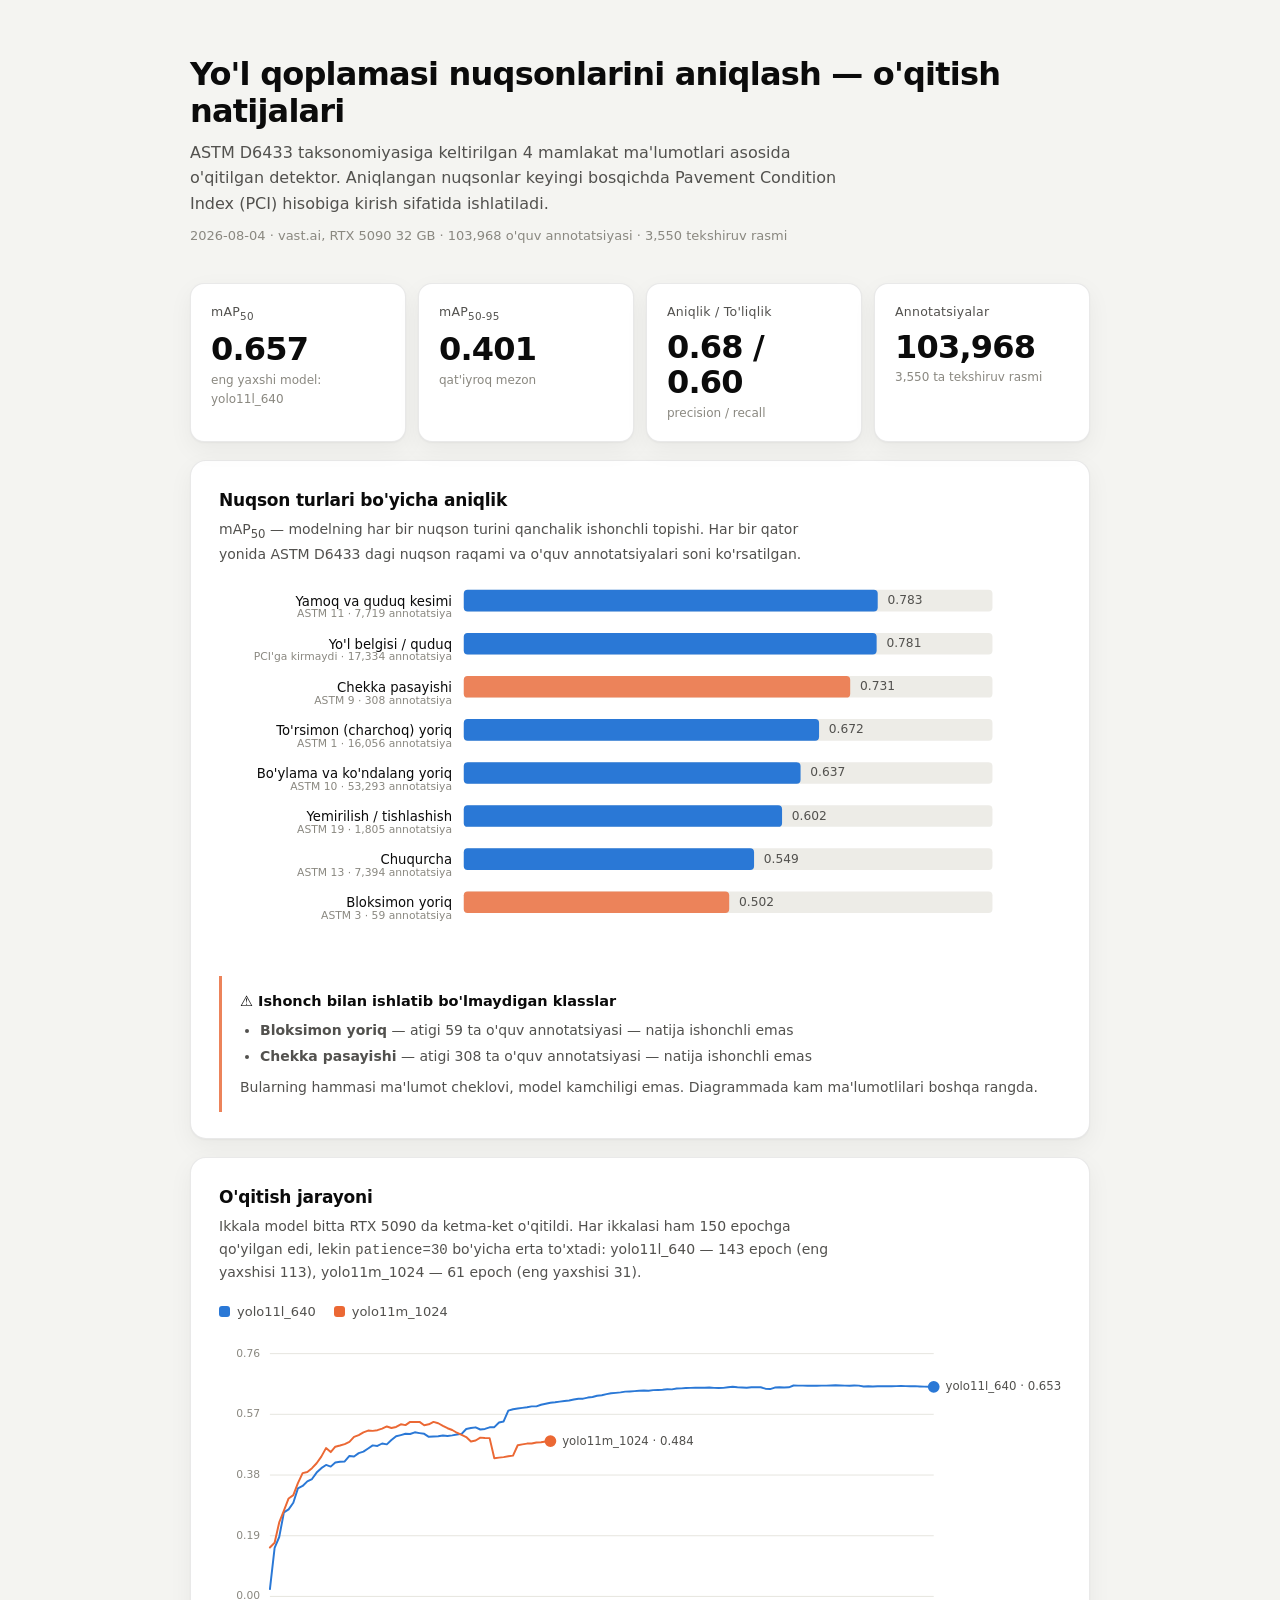
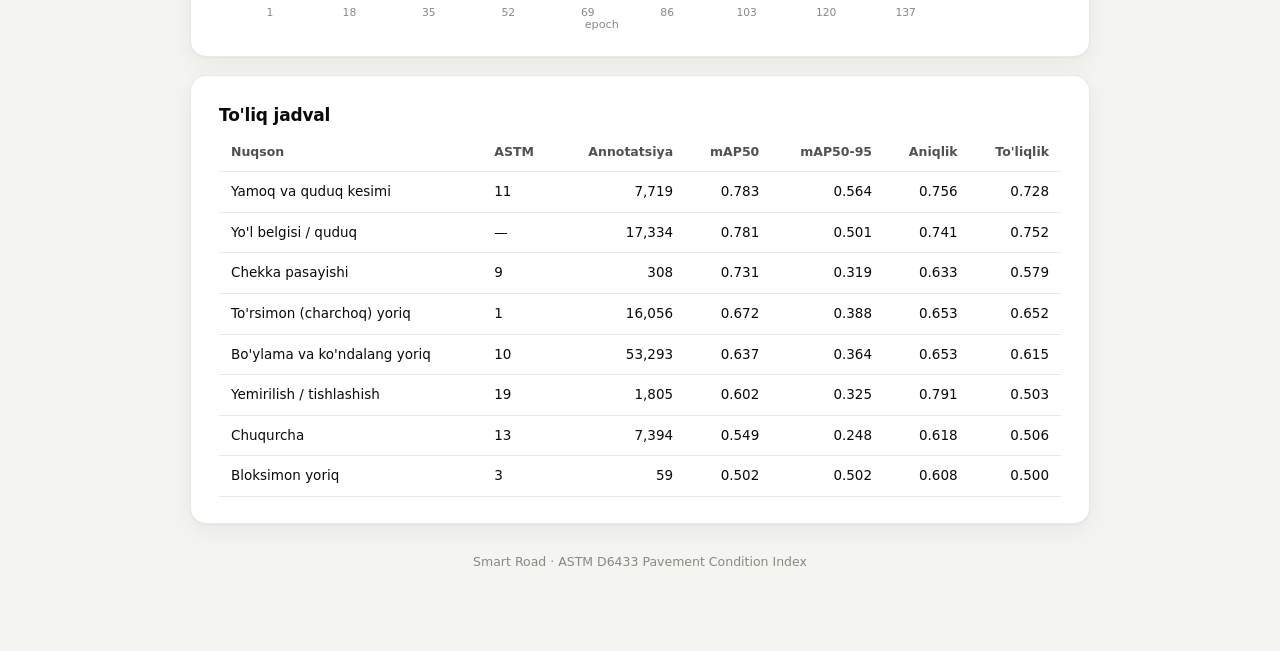
<file: reports/index.html>
<!doctype html>
<html lang="uz">
<head>
<meta charset="utf-8">
<meta name="viewport" content="width=device-width,initial-scale=1">
<title>Smart Road - o'qitish natijalari</title>
</head>
<body>
<style>
/* Declared on :root, not on .viz-root. body sits *above* .viz-root, and custom
   properties only inherit downwards -- scoping them to the wrapper left
   body{color:var(--text-primary)} resolving to nothing, so every heading that
   inherited from body came out near-black on the dark surface. */
:root{color-scheme:light;--surface-1:#ffffff;--plane:#f4f4f1;--text-primary:#0b0b0b;
--text-secondary:#52514e;--muted:#8a8880;--grid:#e6e5df;--baseline:#c3c2b7;
--border:rgba(11,11,11,.09);--s0:#2a78d6;--s1:#eb6834;--track:#edece7;--warn:#ec835a;
--shadow:0 1px 2px rgba(11,11,11,.04),0 8px 24px rgba(11,11,11,.05)}
@media (prefers-color-scheme:dark){:root:not([data-theme=light]){
color-scheme:dark;--surface-1:#1a1a19;--plane:#0d0d0d;--text-primary:#f7f7f4;
--text-secondary:#c3c2b7;--muted:#8a8880;--grid:#2c2c2a;--baseline:#383835;
--border:rgba(255,255,255,.10);--s0:#3987e5;--s1:#d95926;--track:#262625;--warn:#ec835a;
--shadow:none}}
:root[data-theme=dark]{color-scheme:dark;--surface-1:#1a1a19;--plane:#0d0d0d;
--text-primary:#f7f7f4;--text-secondary:#c3c2b7;--muted:#8a8880;--grid:#2c2c2a;
--baseline:#383835;--border:rgba(255,255,255,.10);--s0:#3987e5;--s1:#d95926;
--track:#262625;--warn:#ec835a;--shadow:none}
*{box-sizing:border-box}
body{margin:0;background:var(--plane);color:var(--text-primary);
-webkit-font-smoothing:antialiased;
font:15px/1.6 system-ui,-apple-system,"Segoe UI",sans-serif}
.viz-root{max-width:940px;margin:0 auto;padding:56px 20px 80px;color:var(--text-primary)}
header{margin-bottom:36px}
h1{font-size:32px;line-height:1.15;margin:0 0 10px;letter-spacing:-.025em;
color:var(--text-primary);font-weight:640}
.lede{color:var(--text-secondary);margin:0;font-size:16px;max-width:64ch}
.meta{color:var(--muted);font-size:13px;margin-top:10px}
section{background:var(--surface-1);border:1px solid var(--border);border-radius:16px;
padding:26px 28px;margin:18px 0;box-shadow:var(--shadow)}
h2{font-size:17px;margin:0 0 4px;letter-spacing:-.012em;color:var(--text-primary);
font-weight:620}
.note{color:var(--text-secondary);font-size:14px;margin:0 0 18px;max-width:70ch}
.tiles{display:grid;grid-template-columns:repeat(auto-fit,minmax(180px,1fr));gap:12px;margin:0}
.tile{background:var(--surface-1);border:1px solid var(--border);border-radius:14px;
padding:18px 20px;box-shadow:var(--shadow)}
.tile-label{color:var(--text-secondary);font-size:12.5px;letter-spacing:.02em}
.tile-value{font-size:32px;line-height:1.1;margin:8px 0 3px;letter-spacing:-.025em;
color:var(--text-primary);font-weight:600}
.tile-sub{color:var(--muted);font-size:12px}
.chart{width:100%;height:auto;display:block;overflow:visible}
.cat{fill:var(--text-primary);font-size:13.5px}
.sub{fill:var(--muted);font-size:11px}
.val{fill:var(--text-secondary);font-size:12.5px;font-variant-numeric:tabular-nums}
.track{fill:var(--track)}
.bar{fill:var(--s0)}
.bar.weak{fill:var(--warn)}
.row:hover .bar,.row:focus .bar{opacity:.82}
.row:focus{outline:none}
.row:focus .cat{text-decoration:underline}
.grid{stroke:var(--grid);stroke-width:1}
.tick{fill:var(--muted);font-size:11px;font-variant-numeric:tabular-nums}
.axis-title{fill:var(--muted);font-size:11.5px}
.line{stroke-width:2;stroke-linecap:round;stroke-linejoin:round}
.line.s0,.dot.s0{stroke:var(--s0)}.dot.s0{fill:var(--s0)}
.line.s1,.dot.s1{stroke:var(--s1)}.dot.s1{fill:var(--s1)}
.dot{stroke-width:2;stroke:var(--surface-1)}
.endlabel{font-size:12px;fill:var(--text-secondary)}
.legend{display:flex;gap:18px;flex-wrap:wrap;margin:0 0 14px;font-size:13px;
color:var(--text-secondary)}
.legend span{display:inline-flex;align-items:center;gap:7px}
.swatch{width:11px;height:11px;border-radius:3px;display:inline-block}
.wrap{overflow-x:auto}
table{border-collapse:collapse;width:100%;font-size:13.5px;min-width:620px}
th,td{text-align:left;padding:9px 12px;border-bottom:1px solid var(--border)}
th{color:var(--text-secondary);font-weight:600;font-size:12.5px}
td.n,th.n{text-align:right;font-variant-numeric:tabular-nums}
.callout{border-left:3px solid var(--warn);padding:14px 18px;background:var(--surface-1);
border-radius:0 10px 10px 0;margin:18px 0 0}
.callout h3{margin:0 0 6px;font-size:14.5px}
.callout p{margin:8px 0 0;color:var(--text-secondary);font-size:14px}
.callout ul{margin:0;padding-left:20px;color:var(--text-secondary);font-size:14px}
.callout li{margin:4px 0}
.empty{color:var(--muted)}
footer{color:var(--muted);font-size:12.5px;margin-top:28px;text-align:center}
</style>
<div class="viz-root">
<header>
  <h1>Yo'l qoplamasi nuqsonlarini aniqlash — o'qitish natijalari</h1>
  <p class="lede">ASTM D6433 taksonomiyasiga keltirilgan 4 mamlakat ma'lumotlari asosida
  o'qitilgan detektor. Aniqlangan nuqsonlar keyingi bosqichda Pavement Condition Index (PCI)
  hisobiga kirish sifatida ishlatiladi.</p>
  <p class="meta">2026-08-04 · vast.ai, RTX 5090 32 GB · 103,968 o'quv annotatsiyasi · 3,550 tekshiruv rasmi</p>
</header>

<div class="tiles"><div class="tile"><div class="tile-label">mAP<sub>50</sub></div><div class="tile-value">0.657</div><div class="tile-sub">eng yaxshi model: yolo11l_640</div></div><div class="tile"><div class="tile-label">mAP<sub>50-95</sub></div><div class="tile-value">0.401</div><div class="tile-sub">qat&#x27;iyroq mezon</div></div><div class="tile"><div class="tile-label">Aniqlik / To'liqlik</div><div class="tile-value">0.68 / 0.60</div><div class="tile-sub">precision / recall</div></div><div class="tile"><div class="tile-label">Annotatsiyalar</div><div class="tile-value">103,968</div><div class="tile-sub">3,550 ta tekshiruv rasmi</div></div></div>

<section>
  <h2>Nuqson turlari bo'yicha aniqlik</h2>
  <p class="note">mAP<sub>50</sub> — modelning har bir nuqson turini qanchalik ishonchli
  topishi. Har bir qator yonida ASTM D6433 dagi nuqson raqami va o'quv annotatsiyalari soni
  ko'rsatilgan.</p>
  <svg viewBox="0 0 860 382" role="img" aria-label="Har bir nuqson turi uchun mAP50" class="chart"><g class="row" tabindex="0"><title>Yamoq va quduq kesimi — mAP50 0.783, mAP50-95 0.564, aniqlik 0.756, to'liqlik 0.728; 7719 ta o'quv annotatsiyasi</title><text x="238" y="18.0" class="cat" text-anchor="end" dominant-baseline="middle">Yamoq va quduq kesimi</text><text x="238" y="31.0" class="sub" text-anchor="end" dominant-baseline="middle">ASTM 11 · 7,719 annotatsiya</text><rect x="250" y="6" width="540" height="22" class="track" rx="4"/><rect x="250" y="6" width="422.8" height="22" class="bar" rx="4"/><text x="682.8" y="17.0" class="val" dominant-baseline="middle">0.783</text></g><g class="row" tabindex="0"><title>Yo&#x27;l belgisi / quduq — mAP50 0.781, mAP50-95 0.501, aniqlik 0.741, to'liqlik 0.752; 17334 ta o'quv annotatsiyasi</title><text x="238" y="62.0" class="cat" text-anchor="end" dominant-baseline="middle">Yo&#x27;l belgisi / quduq</text><text x="238" y="75.0" class="sub" text-anchor="end" dominant-baseline="middle">PCI&#x27;ga kirmaydi · 17,334 annotatsiya</text><rect x="250" y="50" width="540" height="22" class="track" rx="4"/><rect x="250" y="50" width="421.7" height="22" class="bar" rx="4"/><text x="681.7" y="61.0" class="val" dominant-baseline="middle">0.781</text></g><g class="row" tabindex="0"><title>Chekka pasayishi — mAP50 0.731, mAP50-95 0.319, aniqlik 0.633, to'liqlik 0.579; 308 ta o'quv annotatsiyasi</title><text x="238" y="106.0" class="cat" text-anchor="end" dominant-baseline="middle">Chekka pasayishi</text><text x="238" y="119.0" class="sub" text-anchor="end" dominant-baseline="middle">ASTM 9 · 308 annotatsiya</text><rect x="250" y="94" width="540" height="22" class="track" rx="4"/><rect x="250" y="94" width="394.7" height="22" class="bar weak" rx="4"/><text x="654.7" y="105.0" class="val" dominant-baseline="middle">0.731</text></g><g class="row" tabindex="0"><title>To&#x27;rsimon (charchoq) yoriq — mAP50 0.672, mAP50-95 0.388, aniqlik 0.653, to'liqlik 0.652; 16056 ta o'quv annotatsiyasi</title><text x="238" y="150.0" class="cat" text-anchor="end" dominant-baseline="middle">To&#x27;rsimon (charchoq) yoriq</text><text x="238" y="163.0" class="sub" text-anchor="end" dominant-baseline="middle">ASTM 1 · 16,056 annotatsiya</text><rect x="250" y="138" width="540" height="22" class="track" rx="4"/><rect x="250" y="138" width="362.9" height="22" class="bar" rx="4"/><text x="622.9" y="149.0" class="val" dominant-baseline="middle">0.672</text></g><g class="row" tabindex="0"><title>Bo&#x27;ylama va ko&#x27;ndalang yoriq — mAP50 0.637, mAP50-95 0.364, aniqlik 0.653, to'liqlik 0.615; 53293 ta o'quv annotatsiyasi</title><text x="238" y="194.0" class="cat" text-anchor="end" dominant-baseline="middle">Bo&#x27;ylama va ko&#x27;ndalang yoriq</text><text x="238" y="207.0" class="sub" text-anchor="end" dominant-baseline="middle">ASTM 10 · 53,293 annotatsiya</text><rect x="250" y="182" width="540" height="22" class="track" rx="4"/><rect x="250" y="182" width="344.0" height="22" class="bar" rx="4"/><text x="604.0" y="193.0" class="val" dominant-baseline="middle">0.637</text></g><g class="row" tabindex="0"><title>Yemirilish / tishlashish — mAP50 0.602, mAP50-95 0.325, aniqlik 0.791, to'liqlik 0.503; 1805 ta o'quv annotatsiyasi</title><text x="238" y="238.0" class="cat" text-anchor="end" dominant-baseline="middle">Yemirilish / tishlashish</text><text x="238" y="251.0" class="sub" text-anchor="end" dominant-baseline="middle">ASTM 19 · 1,805 annotatsiya</text><rect x="250" y="226" width="540" height="22" class="track" rx="4"/><rect x="250" y="226" width="325.1" height="22" class="bar" rx="4"/><text x="585.1" y="237.0" class="val" dominant-baseline="middle">0.602</text></g><g class="row" tabindex="0"><title>Chuqurcha — mAP50 0.549, mAP50-95 0.248, aniqlik 0.618, to'liqlik 0.506; 7394 ta o'quv annotatsiyasi</title><text x="238" y="282.0" class="cat" text-anchor="end" dominant-baseline="middle">Chuqurcha</text><text x="238" y="295.0" class="sub" text-anchor="end" dominant-baseline="middle">ASTM 13 · 7,394 annotatsiya</text><rect x="250" y="270" width="540" height="22" class="track" rx="4"/><rect x="250" y="270" width="296.5" height="22" class="bar" rx="4"/><text x="556.5" y="281.0" class="val" dominant-baseline="middle">0.549</text></g><g class="row" tabindex="0"><title>Bloksimon yoriq — mAP50 0.502, mAP50-95 0.502, aniqlik 0.608, to'liqlik 0.500; 59 ta o'quv annotatsiyasi</title><text x="238" y="326.0" class="cat" text-anchor="end" dominant-baseline="middle">Bloksimon yoriq</text><text x="238" y="339.0" class="sub" text-anchor="end" dominant-baseline="middle">ASTM 3 · 59 annotatsiya</text><rect x="250" y="314" width="540" height="22" class="track" rx="4"/><rect x="250" y="314" width="271.1" height="22" class="bar weak" rx="4"/><text x="531.1" y="325.0" class="val" dominant-baseline="middle">0.502</text></g></svg>
  <div class="callout"><h3>⚠ Ishonch bilan ishlatib bo'lmaydigan klasslar</h3><ul><li><b>Bloksimon yoriq</b> — atigi 59 ta o&#x27;quv annotatsiyasi — natija ishonchli emas</li><li><b>Chekka pasayishi</b> — atigi 308 ta o&#x27;quv annotatsiyasi — natija ishonchli emas</li></ul><p>Bularning hammasi ma'lumot cheklovi, model kamchiligi emas. Diagrammada kam ma'lumotlilari boshqa rangda.</p></div>
</section>

<section>
  <h2>O'qitish jarayoni</h2>
  <p class="note">Ikkala model bitta RTX 5090 da ketma-ket o'qitildi. Har ikkalasi ham
  150 epochga qo'yilgan edi, lekin <code>patience=30</code> bo'yicha erta to'xtadi:
  yolo11l_640 — 143 epoch (eng yaxshisi 113), yolo11m_1024 — 61 epoch (eng yaxshisi 31).</p>
  <div class="legend"><span><i class="swatch" style="background:var(--s0)"></i>yolo11l_640</span><span><i class="swatch" style="background:var(--s1)"></i>yolo11m_1024</span></div>
  <svg viewBox="0 0 860 300" role="img" aria-label="mAP50 epoch bo&#x27;yicha" class="chart"><line x1="52" x2="730" y1="266.0" y2="266.0" class="grid"/><text x="42" y="266.0" class="tick" text-anchor="end" dominant-baseline="middle">0.00</text><line x1="52" x2="730" y1="204.0" y2="204.0" class="grid"/><text x="42" y="204.0" class="tick" text-anchor="end" dominant-baseline="middle">0.19</text><line x1="52" x2="730" y1="142.0" y2="142.0" class="grid"/><text x="42" y="142.0" class="tick" text-anchor="end" dominant-baseline="middle">0.38</text><line x1="52" x2="730" y1="80.0" y2="80.0" class="grid"/><text x="42" y="80.0" class="tick" text-anchor="end" dominant-baseline="middle">0.57</text><line x1="52" x2="730" y1="18.0" y2="18.0" class="grid"/><text x="42" y="18.0" class="tick" text-anchor="end" dominant-baseline="middle">0.76</text><text x="52.0" y="286" class="tick" text-anchor="middle">1</text><text x="133.2" y="286" class="tick" text-anchor="middle">18</text><text x="214.3" y="286" class="tick" text-anchor="middle">35</text><text x="295.5" y="286" class="tick" text-anchor="middle">52</text><text x="376.7" y="286" class="tick" text-anchor="middle">69</text><text x="457.8" y="286" class="tick" text-anchor="middle">86</text><text x="539.0" y="286" class="tick" text-anchor="middle">103</text><text x="620.2" y="286" class="tick" text-anchor="middle">120</text><text x="701.4" y="286" class="tick" text-anchor="middle">137</text><text x="391.0" y="298" class="axis-title" text-anchor="middle">epoch</text><polyline points="52.0,258.5 56.8,216.3 61.5,205.3 66.3,180.2 71.1,177.1 75.9,170.3 80.6,155.6 85.4,153.2 90.2,148.5 95.0,146.1 99.7,139.5 104.5,135.0 109.3,131.7 114.1,133.4 118.8,129.2 123.6,128.5 128.4,128.1 133.2,122.5 137.9,123.0 142.7,119.6 147.5,118.1 152.3,114.9 157.0,111.7 161.8,112.3 166.6,109.8 171.4,110.7 176.1,106.3 180.9,102.4 185.7,101.2 190.5,99.9 195.2,100.1 200.0,98.4 204.8,99.2 209.6,99.9 214.3,103.0 219.1,102.7 223.9,102.3 228.7,101.7 233.4,102.1 238.2,101.5 243.0,100.6 247.8,99.9 252.5,95.0 257.3,94.0 262.1,93.3 266.9,95.5 271.6,94.9 276.4,93.3 281.2,93.1 286.0,88.3 290.7,87.3 295.5,76.2 300.3,74.8 305.1,74.1 309.8,73.4 314.6,72.8 319.4,71.9 324.2,71.9 328.9,70.2 333.7,69.2 338.5,68.1 343.3,67.6 348.0,67.0 352.8,66.4 357.6,65.8 362.4,64.8 367.1,64.0 371.9,64.0 376.7,62.9 381.5,62.3 386.2,61.1 391.0,60.5 395.8,59.4 400.5,58.5 405.3,58.1 410.1,57.6 414.9,56.8 419.6,56.6 424.4,56.3 429.2,55.9 434.0,55.7 438.7,55.9 443.5,55.3 448.3,55.1 453.1,54.8 457.8,54.4 462.6,54.5 467.4,53.7 472.2,53.5 476.9,53.2 481.7,53.0 486.5,52.9 491.3,52.9 496.0,52.9 500.8,52.6 505.6,53.0 510.4,53.2 515.1,53.0 519.9,52.4 524.7,51.9 529.5,52.3 534.2,52.5 539.0,52.8 543.8,52.3 548.6,52.4 553.3,52.4 558.1,53.8 562.9,54.2 567.7,52.7 572.4,52.3 577.2,52.6 582.0,52.4 586.8,50.6 591.5,50.7 596.3,50.7 601.1,50.8 605.9,50.9 610.6,50.9 615.4,50.7 620.2,50.7 625.0,50.5 629.7,50.3 634.5,50.5 639.3,50.7 644.1,50.8 648.8,50.6 653.6,50.7 658.4,51.5 663.2,51.3 667.9,51.5 672.7,51.4 677.5,51.3 682.3,51.2 687.0,51.3 691.8,51.2 696.6,51.1 701.4,51.2 706.1,51.3 710.9,51.2 715.7,51.5 720.5,51.7 725.2,51.8 730.0,51.9" class="line s0" fill="none"/><circle cx="730.0" cy="51.9" r="5" class="dot s0"/><text x="742.0" y="51.9" class="endlabel s0" dominant-baseline="middle">yolo11l_640 · 0.653</text><polyline points="52.0,216.0 56.8,211.2 61.5,190.4 66.3,178.4 71.1,165.9 75.9,162.5 80.6,150.2 85.4,140.1 90.2,138.9 95.0,135.0 99.7,130.0 104.5,123.2 109.3,114.5 114.1,118.6 118.8,113.1 123.6,111.9 128.4,110.4 133.2,108.1 137.9,103.1 142.7,101.2 147.5,98.4 152.3,96.6 157.0,96.9 161.8,96.2 166.6,94.6 171.4,92.4 176.1,94.0 180.9,92.9 185.7,90.2 190.5,91.0 195.2,87.7 200.0,87.8 204.8,87.7 209.6,91.1 214.3,90.2 219.1,87.7 223.9,89.1 228.7,91.8 233.4,94.2 238.2,96.0 243.0,98.8 247.8,101.0 252.5,103.2 257.3,107.7 262.1,106.7 266.9,103.8 271.6,104.2 276.4,104.3 281.2,124.8 286.0,124.2 290.7,123.7 295.5,122.9 300.3,122.2 305.1,111.6 309.8,110.7 314.6,109.9 319.4,109.8 324.2,108.8 328.9,108.5 333.7,107.8 338.5,107.3" class="line s1" fill="none"/><circle cx="338.5" cy="107.3" r="5" class="dot s1"/><text x="350.5" y="107.3" class="endlabel s1" dominant-baseline="middle">yolo11m_1024 · 0.484</text></svg>
</section>

<section>
  <h2>To'liq jadval</h2>
  <div class="wrap"><table><tr><th>Nuqson</th><th>ASTM</th><th class='n'>Annotatsiya</th><th class='n'>mAP50</th><th class='n'>mAP50-95</th><th class='n'>Aniqlik</th><th class='n'>To'liqlik</th></tr><tr><td>Yamoq va quduq kesimi</td><td>11</td><td class='n'>7,719</td><td class='n'>0.783</td><td class='n'>0.564</td><td class='n'>0.756</td><td class='n'>0.728</td></tr><tr><td>Yo&#x27;l belgisi / quduq</td><td>—</td><td class='n'>17,334</td><td class='n'>0.781</td><td class='n'>0.501</td><td class='n'>0.741</td><td class='n'>0.752</td></tr><tr><td>Chekka pasayishi</td><td>9</td><td class='n'>308</td><td class='n'>0.731</td><td class='n'>0.319</td><td class='n'>0.633</td><td class='n'>0.579</td></tr><tr><td>To&#x27;rsimon (charchoq) yoriq</td><td>1</td><td class='n'>16,056</td><td class='n'>0.672</td><td class='n'>0.388</td><td class='n'>0.653</td><td class='n'>0.652</td></tr><tr><td>Bo&#x27;ylama va ko&#x27;ndalang yoriq</td><td>10</td><td class='n'>53,293</td><td class='n'>0.637</td><td class='n'>0.364</td><td class='n'>0.653</td><td class='n'>0.615</td></tr><tr><td>Yemirilish / tishlashish</td><td>19</td><td class='n'>1,805</td><td class='n'>0.602</td><td class='n'>0.325</td><td class='n'>0.791</td><td class='n'>0.503</td></tr><tr><td>Chuqurcha</td><td>13</td><td class='n'>7,394</td><td class='n'>0.549</td><td class='n'>0.248</td><td class='n'>0.618</td><td class='n'>0.506</td></tr><tr><td>Bloksimon yoriq</td><td>3</td><td class='n'>59</td><td class='n'>0.502</td><td class='n'>0.502</td><td class='n'>0.608</td><td class='n'>0.500</td></tr></table></div>
</section>

<footer>Smart Road · ASTM D6433 Pavement Condition Index</footer>
</div>
</body>
</html>
</file>
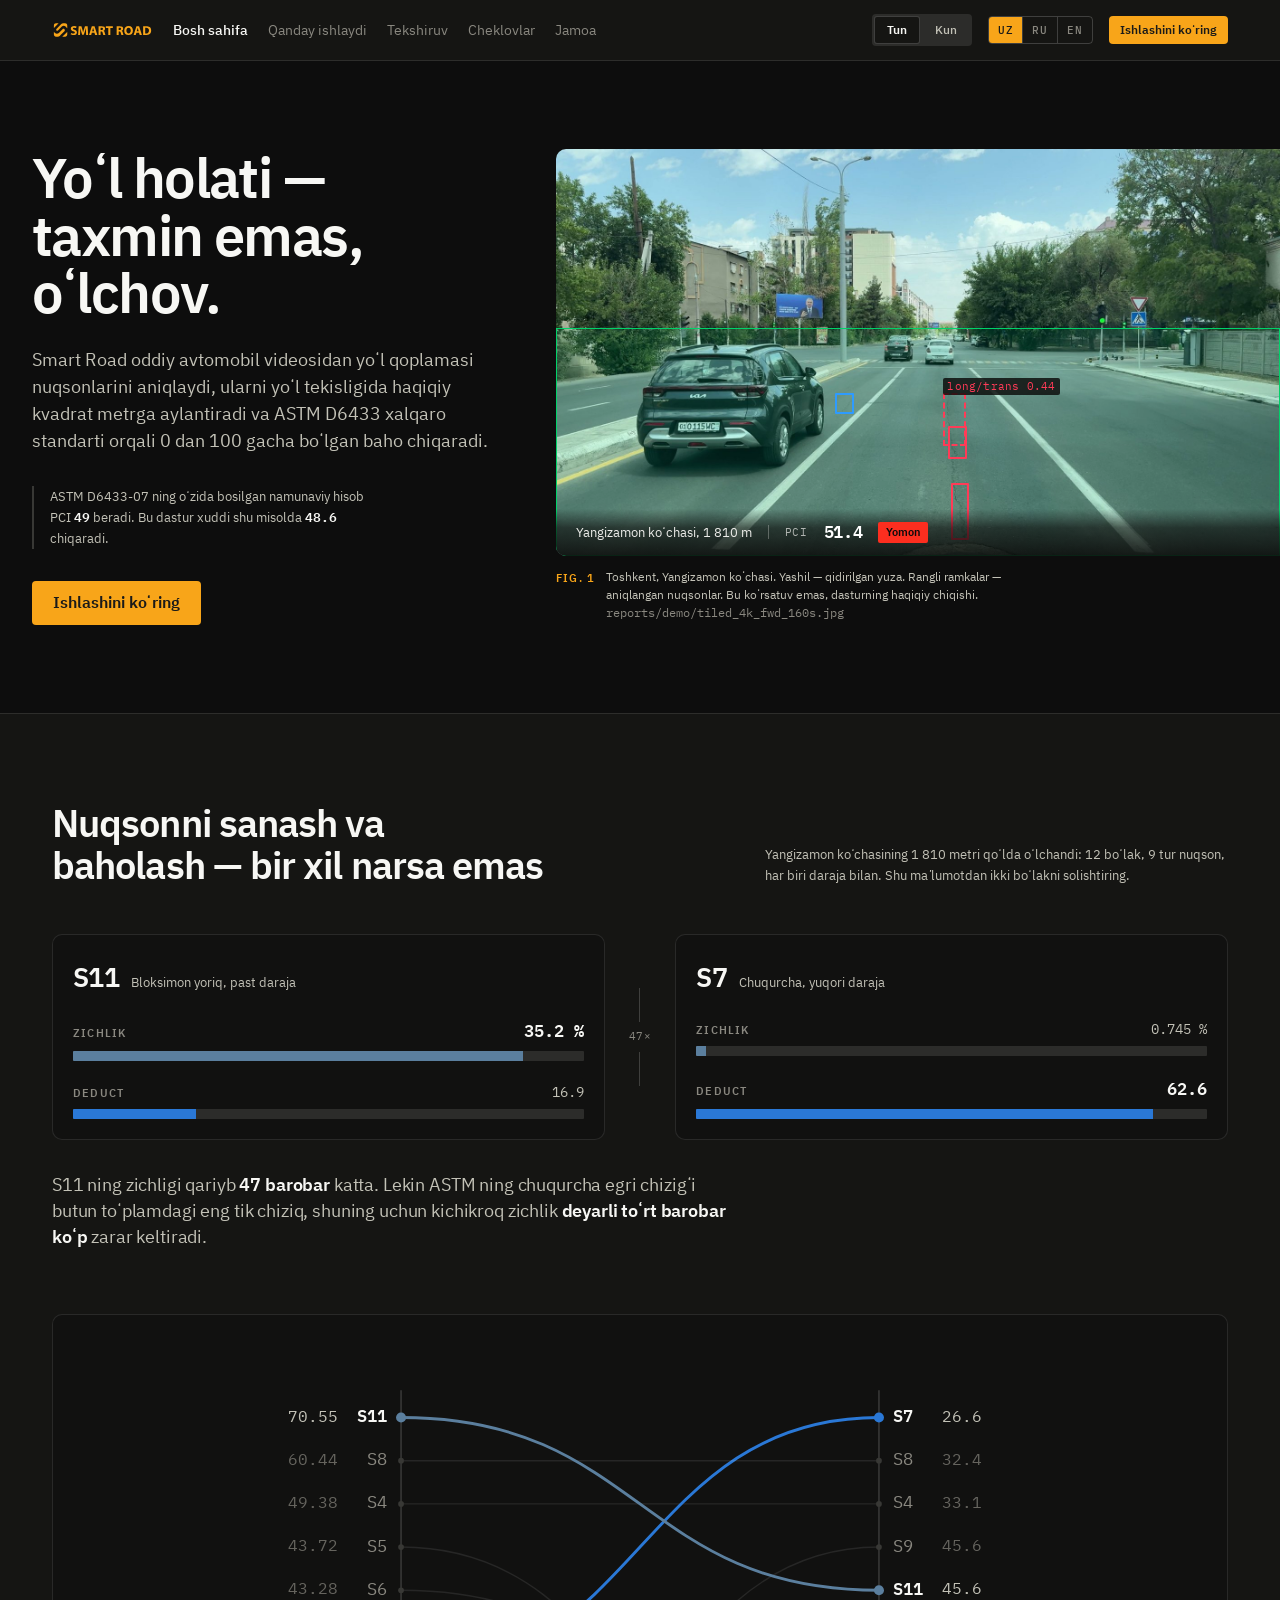
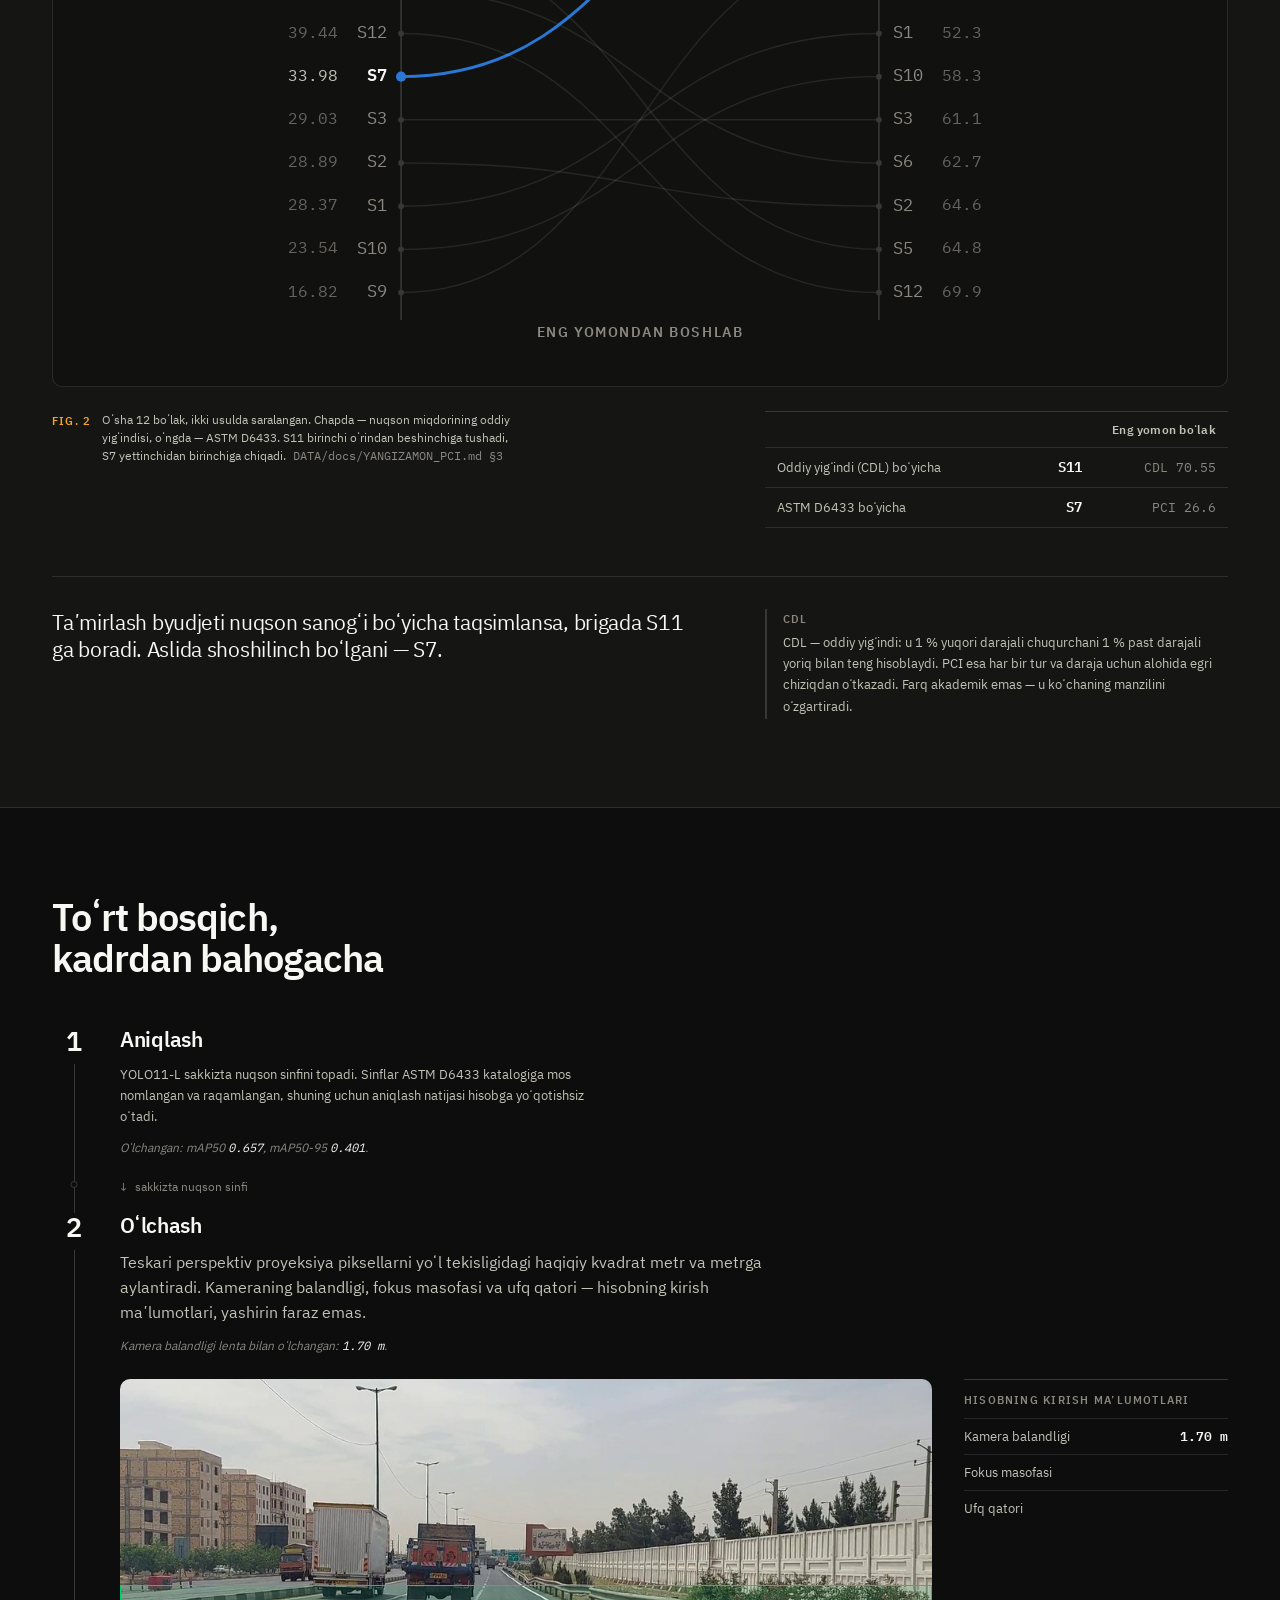
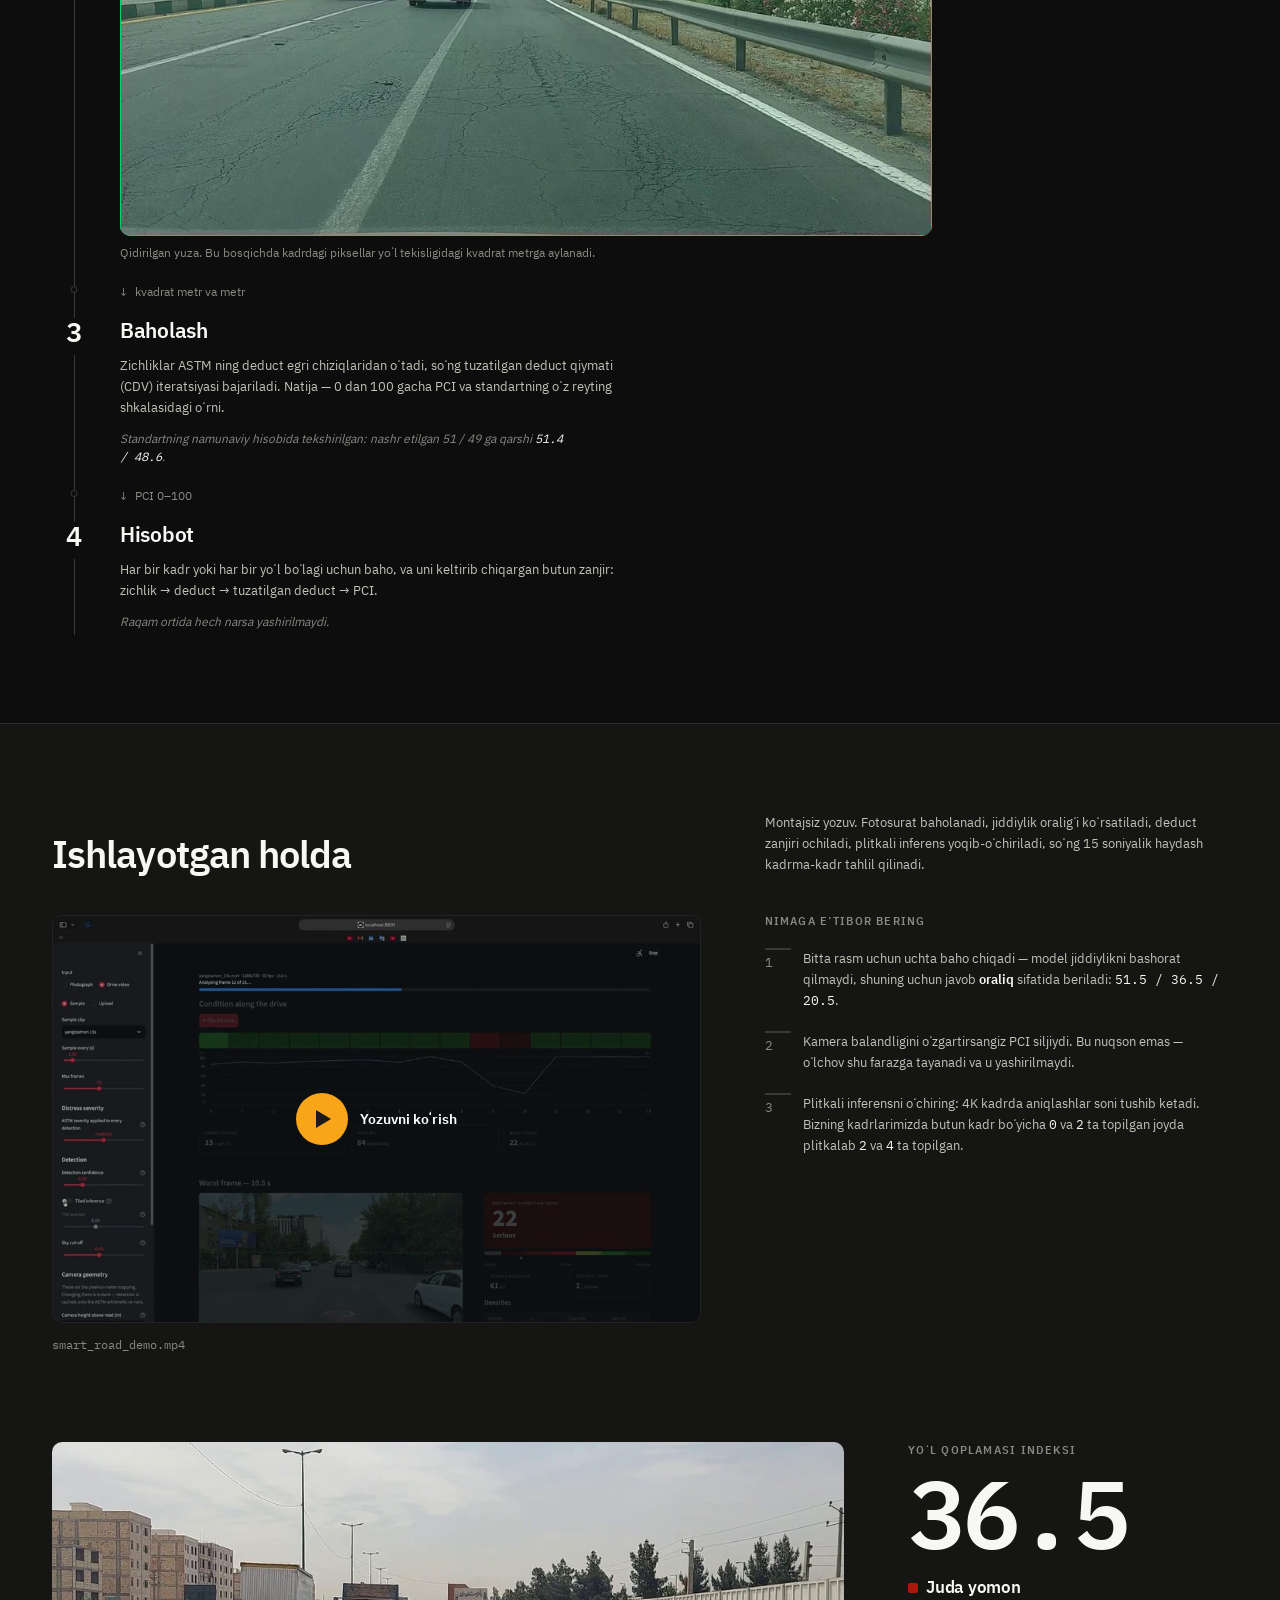
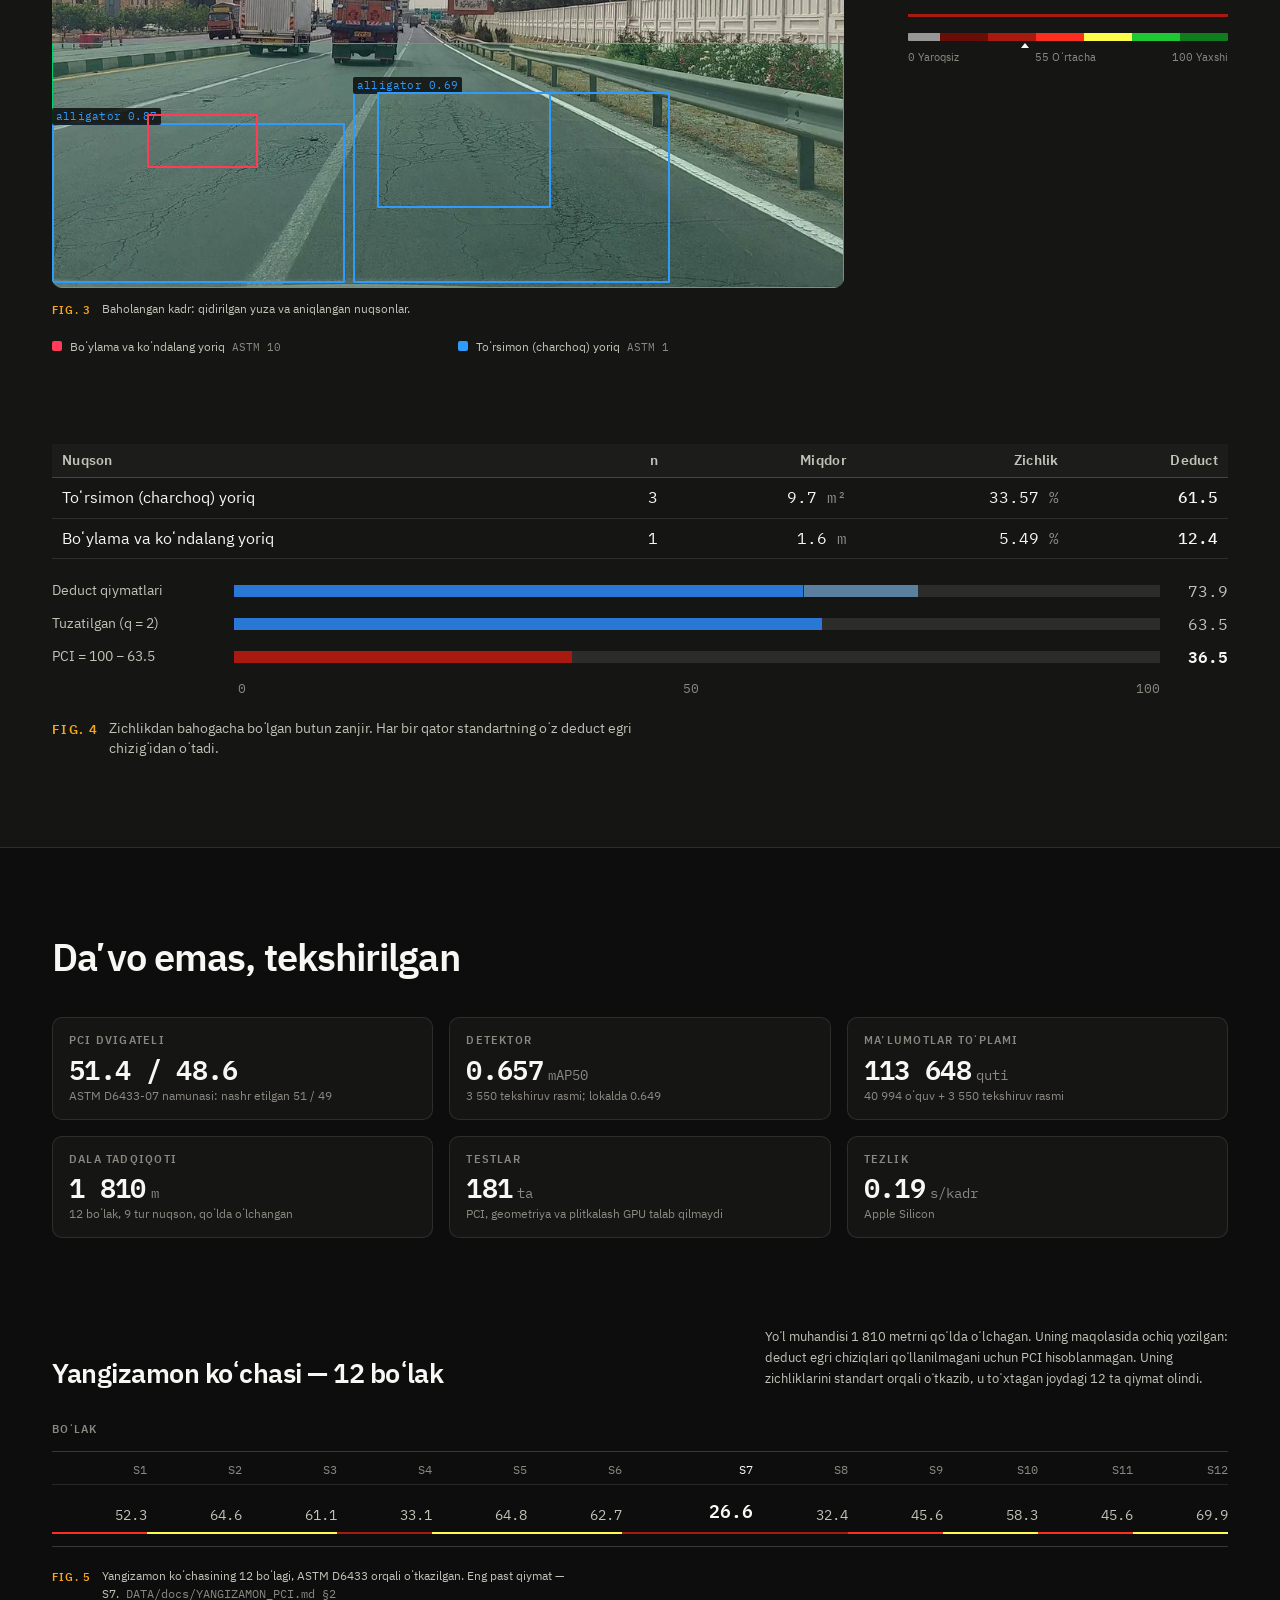
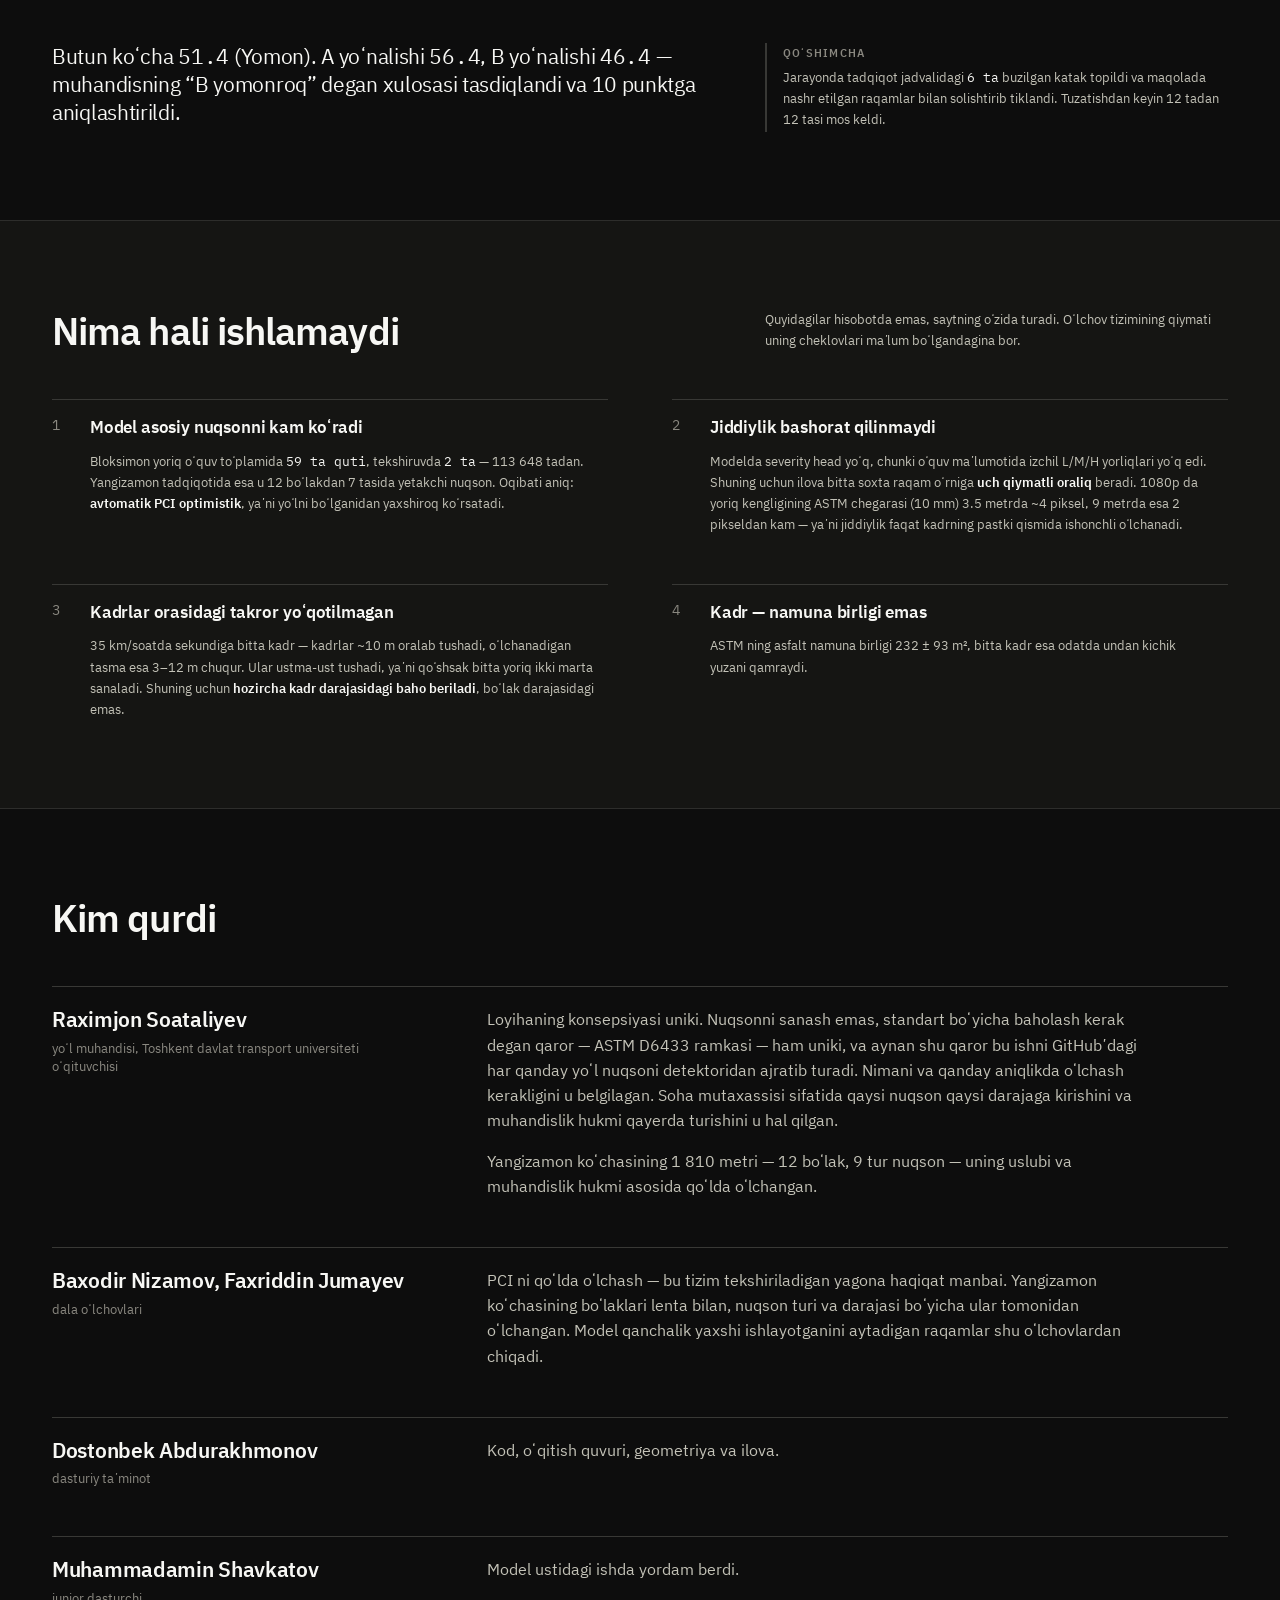
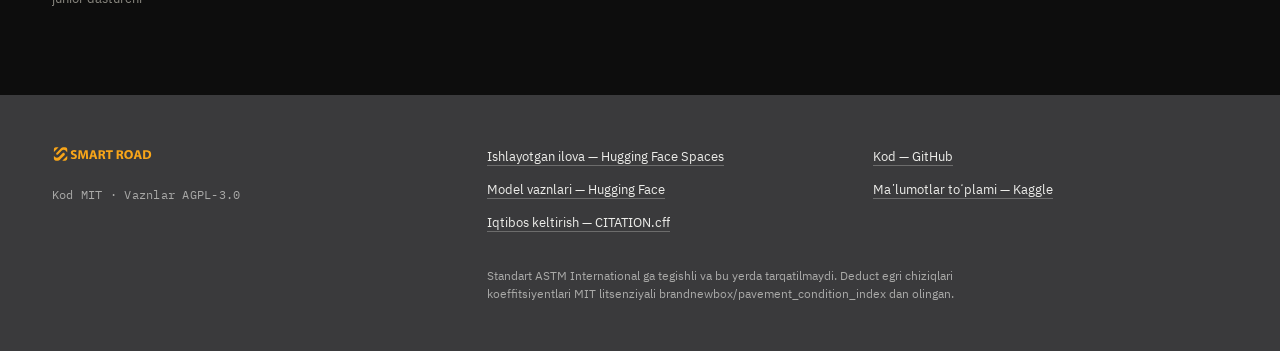
<file: deploy/site/index.html>
<!doctype html>
<html lang="uz" data-theme="dark">
<head>
<meta charset="utf-8">
<meta name="viewport" content="width=device-width, initial-scale=1">
<title>Smart Road — ASTM D6433 PCI</title>
<meta name="description" content="Yoʻl qoplamasi nuqsonlari oddiy avtomobil videosidan aniqlanadi va ASTM D6433 boʻyicha 0–100 baho chiqariladi.">
<meta name="color-scheme" content="dark light">
<link rel="icon" href="assets/logo-mark.svg" type="image/svg+xml">
<link rel="preload" href="fonts/IBMPlexSans-Regular.woff2" as="font" type="font/woff2" crossorigin>
<link rel="stylesheet" href="fonts/fonts.css">
<link rel="stylesheet" href="styles.css">
<link rel="stylesheet" href="site.css">
</head>
<body>
<div id="root"></div>

<noscript>
  <div style="max-width:66ch;margin:0 auto;padding:48px 24px;font-family:'IBM Plex Sans',sans-serif;color:#EDEDEA">
    <p><b>Smart Road</b> — yoʻl qoplamasi nuqsonlari oddiy avtomobil videosidan aniqlanadi va ASTM D6433 xalqaro standarti orqali 0 dan 100 gacha baho chiqariladi.</p>
    <p>Bu sahifa uchun JavaScript kerak. Ishlayotgan ilova: <a href="https://huggingface.co/spaces/uzbtrust/smart-road" style="color:#F8A519">huggingface.co/spaces/uzbtrust/smart-road</a></p>
  </div>
</noscript>

<script src="uz-apostrophe.js"></script>
<script src="data.js"></script>
<script src="copy.js"></script>
<script src="app.js"></script>
<script src="sections.js"></script>

<script>
/* Font gate.
   The Uzbek apostrophe fit (--oz-inset, .sr-oz in styles.css) is measured
   against IBM Plex Sans and is correct for no other face. So the rule is scoped
   to [data-plex="on"] and this is the only place that attribute is set:

     Plex loaded    → attribute set → apostrophes fitted, oʻ gʻ correct.
     Plex missing   → no attribute  → apostrophes unfitted but readable, and a
                      banner says so. Never silently wrong, never pulled into
                      the neighbouring letters.

   The fonts ship in fonts/ so the second branch should not occur; it exists
   because a font can still fail on a misconfigured host, and the failure must
   degrade rather than break. */
document.fonts.ready.then(function () {
  if (document.fonts.check('400 16px "IBM Plex Sans"')) {
    document.documentElement.setAttribute('data-plex', 'on');
    return;
  }
  console.error('IBM Plex Sans failed to load from fonts/. The Uzbek ʻ is left unfitted — check that the .woff2 files deployed and are served as font/woff2.');
  var b = document.createElement('div');
  b.className = 'font-alarm';
  b.textContent = 'IBM Plex Sans failed to load from fonts/ — text is falling back and the Uzbek ʻ is unfitted.';
  document.body.appendChild(b);
});
</script>
</body>
</html>
</file>
<file: deploy/site/fonts/fonts.css>
/* Self-hosted IBM Plex. The binaries are in this directory — no network request
   to any third party, and nothing to run before deploying.

   COMPLETE FACES, NOT unicode-range SUBSETS, and that is deliberate.

   IBM ships pre-split subsets (packages/plex-sans/fonts/split/), and an earlier
   version of this file used them. They cannot be used here: U+02BB and U+02BC —
   the Uzbek apostrophes in oʻ and gʻ — are in NONE of IBM's subsets. Latin1
   covers U+02C6, U+02DA and U+02DC and stops; Latin2 and Latin3 do not carry
   them either. Splitting by unicode-range therefore drops the single character
   that appears in almost every Uzbek word on this site.

   The complete face carries the full charset — Latin, Latin Extended, Cyrillic,
   Greek and the modifier letters — in one file per weight. 405 kB for all seven
   weights, cached after first load. A Russian reader downloads no more than an
   Uzbek one, which is the one real cost of dropping the split; correctness of
   the primary language is worth more.

   Source: github.com/IBM/plex, packages/plex-{sans,mono}/fonts/complete/woff2/
   Licence: SIL Open Font License 1.1 — see LICENSE.txt in this directory.
   Self-hosting and redistribution are permitted. */

@font-face{font-family:"IBM Plex Sans";font-style:normal;font-weight:400;font-display:swap;src:url("IBMPlexSans-Regular.woff2") format("woff2")}
@font-face{font-family:"IBM Plex Sans";font-style:normal;font-weight:500;font-display:swap;src:url("IBMPlexSans-Medium.woff2") format("woff2")}
@font-face{font-family:"IBM Plex Sans";font-style:normal;font-weight:600;font-display:swap;src:url("IBMPlexSans-SemiBold.woff2") format("woff2")}
@font-face{font-family:"IBM Plex Sans";font-style:normal;font-weight:700;font-display:swap;src:url("IBMPlexSans-Bold.woff2") format("woff2")}

@font-face{font-family:"IBM Plex Mono";font-style:normal;font-weight:400;font-display:swap;src:url("IBMPlexMono-Regular.woff2") format("woff2")}
@font-face{font-family:"IBM Plex Mono";font-style:normal;font-weight:500;font-display:swap;src:url("IBMPlexMono-Medium.woff2") format("woff2")}
@font-face{font-family:"IBM Plex Mono";font-style:normal;font-weight:600;font-display:swap;src:url("IBMPlexMono-SemiBold.woff2") format("woff2")}
</file>
<file: deploy/site/styles.css>
/* Smart Road — marketing site, static build.
   Generated from the design system's token files. Do not edit here: edit
   tokens/*.css in the design system and re-export.

   Font faces are in fonts/fonts.css, loaded before this file by index.html.
   Note the .sr-oz rule at the foot of this file is scoped to [data-plex="on"];
   index.html sets that attribute only once IBM Plex Sans is confirmed loaded. */

/* ═══ tokens/typography.css ═══ */
:root{
  --font-sans:"IBM Plex Sans","Helvetica Neue",Arial,sans-serif;
  --font-mono:"IBM Plex Mono",ui-monospace,SFMono-Regular,Menlo,monospace;

  /* ── THE MONO / SANS SPLIT — a hard rule, not a preference ──
     Mono is only legible as precision when it is contrasted against a
     proportional face. Set in mono: numerals, codes, identifiers, filenames,
     coordinates, dimensions, confidences, units, clause and figure numbers.
     Set in Plex Sans: every human-language string, INCLUDING small
     letterspaced caps labels. A label is a word; a word is never mono. */

  /* Size ramp. Editorial, not app-generic: a long jump from body to display,
     and three small sizes because this product is mostly annotation. */
  --t-micro:11px;   /* labels, axis ticks */
  --t-caption:12px; /* figure captions, table meta */
  --t-small:13px;   /* table cells, dense UI */
  --t-ui:14px;      /* controls, nav */
  --t-body:15.5px;  /* running text */
  --t-lede:18px;
  --t-h4:17px;
  --t-h3:21px;
  --t-h2:27px;
  --t-h1:38px;
  --t-display:56px;
  --t-score:96px;   /* the PCI numeral, and nothing else */

  --lh-tight:1.08; /* @kind font */
  --lh-heading:1.18; /* @kind font */
  --lh-ui:1.35; /* @kind font */
  --lh-body:1.62; /* @kind font */
  --lh-caption:1.5; /* @kind font */

  --fw-regular:400; /* @kind font */
  --fw-medium:500; /* @kind font */
  --fw-semibold:600; /* @kind font */
  --fw-bold:700; /* @kind font */

  --track-display:-0.022em; /* @kind font */
  --track-heading:-0.014em; /* @kind font */
  --track-body:0; /* @kind font */
  --track-label:0.11em;  /* @kind font */ /* sans caps labels */
  --track-mono:0.01em; /* @kind font */

  --measure:66ch; /* @kind font */      /* running text */
  --measure-note:74ch; /* @kind font */ /* captions and notes, slightly wider */

  /* Every numeral in this product is a measurement. */
  --numeric:tabular-nums; /* @kind font */

  /* ── UZBEK MODIFIER APOSTROPHE ──
     IBM Plex Sans draws U+02BB with the sidebearings of an English quotation
     mark: at 100 px the glyph is 11.8 units of ink inside a 60.0 unit advance —
     48.2 units of air, 80 % of the character. Uzbek sets it inside a word
     (oʻ gʻ), so it reads as a broken word: "o ʻ lchandi".
     U+2018 in the same face is 27.3 advance / 15.8 ink, i.e. correctly fitted,
     which is why substitution looks tempting — but it is the wrong codepoint,
     it introduces a line-break opportunity mid-word, and text copied out of the
     product would be orthographically wrong. So: keep the codepoint, correct
     the fit. --oz-inset removes the excess sidebearing symmetrically and is
     applied by the .sr-oz rule in base.css. */
  --oz-inset:-0.165em; /* @kind font */
}


/* ═══ tokens/colors.css ═══ */
:root{
  /* ── Brand. Chrome, navigation and calls to action ONLY.
     Brand orange never appears inside a chart, a band, a detection box or any
     other place where colour carries a measured meaning. ── */
  --brand-orange:#F8A519;
  --brand-orange-hover:#FFB63C;
  --brand-orange-press:#D98B0B;
  --brand-orange-ink:#1A1A19;      /* text ON orange */
  --brand-charcoal:#3A3A3C;
  --brand-charcoal-hover:#4A4A4D;
  --brand-charcoal-ink:#F8A519;    /* the lockup on charcoal is orange */

  /* Brand orange AS TEXT. #F8A519 is a fill colour: on a near-white plane it
     measures 1.83:1, so it can never be ink in light mode — and the figure
     marker, the § clause number and the report identifier are all small text in
     brand colour. --accent-ink is the ink-safe pairing, re-declared per theme;
     --brand-orange keeps its exact value for fills, rules and chrome.
     Use --accent-ink for TEXT, --brand-orange for everything else. */
  --accent-ink:#F8A519;            /* dark: 8.8:1 on --plane */

  /* ── Warm neutral ramp. Inherited from the report page, extended so a page,
     a card, a table header, a chart plane and an input track are all
     distinguishable without a border on every one of them. ── */
  --n-00:#ffffff;
  --n-01:#f8f8f6;
  --n-02:#f4f4f1;
  --n-03:#edece7;
  --n-04:#e6e5df;
  --n-05:#c3c2b7;
  --n-06:#8a8880;
  --n-07:#52514e;
  --n-08:#383835;
  --n-09:#2c2c2a;
  --n-10:#232321;
  --n-11:#1c1c1a;
  --n-12:#151513;
  --n-13:#0d0d0d;

  /* ── Data series. Deliberately a blue ramp plus neutral: the condition
     ramp owns green→red, and brand orange is barred from charts, so a chart
     that needs two series uses two blues, not a new hue. The report page's
     #eb6834 series is superseded. ── */
  --data-1:#2a78d6;
  --data-2:#5b7f9e;
  --data-3:#14406e;
  --data-weak:#8a8880;   /* a series you should not trust yet (n too small) */
  --data-1-soft:rgba(42,120,214,.14);
}

/* ── Dark is the default surface. ── */
:root,[data-theme="dark"]{
  color-scheme:dark;
  --plane:#0d0d0d;          /* the page */
  --surface-1:#151513;      /* cards, sections */
  --surface-2:#1c1c1a;      /* table headers, chips, raised rows */
  --surface-3:#2c2c2a;      /* input tracks, wells */
  --surface-figure:#111110; /* chart plane — a shade under the card it sits in */
  --surface-inset:#0a0a09;  /* photograph mounts, code */

  --ink-1:#f7f7f4;
  --ink-2:#c3c2b7;
  --ink-3:#8a8880;
  --ink-inverse:#0d0d0d;

  --line-1:rgba(255,255,255,.10);
  --line-2:rgba(255,255,255,.18);
  --line-strong:#383835;
  --grid:#232321;
  --baseline:#4a4a46;
  --track:#2c2c2a;

  --focus-ring:#F8A519;
  --link:#6EA8E8;
  --link-hover:#9CC5F2;
  --selection:rgba(248,165,25,.28);
  --shadow-1:none;
  --shadow-2:none;
  --overlay-scrim:rgba(8,8,7,.72);
}

[data-theme="light"]{
  color-scheme:light;
  --plane:#f4f4f1;
  --surface-1:#ffffff;
  --surface-2:#f4f4f1;
  --surface-3:#e6e5df;
  --surface-figure:#fbfbf9;
  --surface-inset:#edece7;

  --ink-1:#0b0b0b;
  --ink-2:#52514e;
  /* #8a8880 measures 3.55:1 on white — below AA for the caption, axis-tick and
     table-meta text this token carries. Darkened to clear 4.5:1 on both
     --surface-1 (5.4:1) and --plane (4.9:1). Dark mode keeps #8a8880 (5.5:1). */
  --ink-3:#6b6a63;
  --ink-inverse:#ffffff;

  --line-1:rgba(11,11,11,.09);
  --line-2:rgba(11,11,11,.18);
  --line-strong:#c3c2b7;
  --grid:#e6e5df;
  --baseline:#c3c2b7;
  --track:#edece7;

  --focus-ring:#B87508;
  --link:#1F5FAE;
  --link-hover:#14406e;
  --selection:rgba(248,165,25,.35);
  --shadow-1:0 1px 2px rgba(11,11,11,.04),0 8px 24px rgba(11,11,11,.05);
  --shadow-2:0 1px 2px rgba(11,11,11,.05),0 18px 44px rgba(11,11,11,.08);
  --overlay-scrim:rgba(11,11,11,.42);
  --data-1:#2a78d6;
  --data-2:#4a6d8a;
  --data-3:#14406e;
  /* Ink-safe brand orange: 5.4:1 on --plane, 5.9:1 on --surface-1.
     --brand-orange itself is unchanged and still used for every fill. */
  --accent-ink:#8f5600;
}


/* ═══ tokens/condition.css ═══ */
/* ── FUNCTIONAL COLOUR. These are not brand colours and are not themeable.
   Seven ASTM D6433 condition bands and eight distress classes. Order and
   thresholds are fixed by the standard; the ink pairings below are computed
   from relative luminance, not chosen by eye. ── */
:root{
  /* ── THE INK TABLE — seven explicit pairings, one per band. ──
     NEVER derive band ink from a luminance threshold. There is no threshold
     that gets this set right: any cut low enough to flip Poor #fc2e1f to dark
     ink also flips Good #0f7d1d to dark, which is worse. Each pairing below is
     the measured winner of white-vs-black on that specific hex. If a band
     colour is ever tuned, re-measure both candidates and edit this table by
     hand — that is the only supported way to change it.

     PCI ≥ 85 · 70 · 55 · 40 · 25 · 10 · 0                white  /  black  */
  --band-good:#0f7d1d;          --band-good-ink:#ffffff;         /*  4.3   |  4.9  → white: black fails on a saturated green at body size */
  --band-satisfactory:#1ec734;  --band-satisfactory-ink:#0b0b0c; /*  2.5   |  8.4  */
  --band-fair:#fefb4a;          --band-fair-ink:#0b0b0c;         /*  1.3   | 16.6  */
  --band-poor:#fc2e1f;          --band-poor-ink:#0b0b0c;         /*  3.8   |  5.5  */
  --band-very-poor:#a81a10;     --band-very-poor-ink:#ffffff;    /*  7.4   |  2.8  */
  --band-serious:#690d07;       --band-serious-ink:#ffffff;      /* 13.9   |  1.5  */
  --band-failed:#979797;        --band-failed-ink:#0b0b0c;       /*  2.9   |  7.1  — grey on purpose: off the scale, not worst-red */

  /* Thresholds, exposed so a marker or a legend never hard-codes them. */
  --band-good-min:85; /* @kind other */ --band-satisfactory-min:70; /* @kind other */ --band-fair-min:55; /* @kind other */
  --band-poor-min:40; /* @kind other */ --band-very-poor-min:25; /* @kind other */ --band-serious-min:10; /* @kind other */ --band-failed-min:0; /* @kind other */

  /* The full ramp, low→high, for a scale bar. Widths are the band spans. */
  --condition-ramp:linear-gradient(to right,
    var(--band-failed) 0 10%, var(--band-serious) 10% 25%,
    var(--band-very-poor) 25% 40%, var(--band-poor) 40% 55%,
    var(--band-fair) 55% 70%, var(--band-satisfactory) 70% 85%,
    var(--band-good) 85% 100%); /* @kind other */

  /* ── Eight distress classes, drawn as 2–3 px boxes on grey, brown and
     wet-black asphalt. Replaces the stock palette. Rules used:
     high chroma only (mid-greys and pastels vanish on asphalt), eight
     separated hues, none of them brand orange, and marking/manhole is
     deliberately achromatic because it is detected but never graded. ── */
  --class-longitudinal-transverse-crack:#FF3B57;
  --class-alligator-crack:#2E9BFF;
  --class-block-crack:#FFD23F;
  --class-patching:#16D6A4;
  --class-pothole:#FF5CE1;
  --class-weathering-raveling:#B6FF3D;
  --class-lane-shoulder-drop-off:#9B7BFF;
  --class-marking-manhole:#EDEDED;

  /* Overlay furniture */
  --roi-outline:#00D26A;                    /* the surface actually searched */
  --roi-fill:rgba(0,210,106,.10);
  --box-stroke-width:2px; /* @kind other */
  --box-label-scrim:rgba(10,10,9,.82);
  --seam-flag:#ffffff;                      /* box touching a tile seam */
}


/* ═══ tokens/space.css ═══ */
:root{
  --sp-0:0; /* @kind spacing */
  --sp-1:2px;
  --sp-2:4px;
  --sp-3:8px;
  --sp-4:12px;
  --sp-5:16px;
  --sp-6:20px;
  --sp-7:24px;
  --sp-8:32px;
  --sp-9:40px;
  --sp-10:48px;
  --sp-11:64px;
  --sp-12:88px;
  --sp-13:120px;

  /* Layout. A visible 12-column grid, asymmetric use: text sits in columns
     1–7, apparatus (figures, tables, scores) breaks right or full-bleed. */
  --grid-cols:12; /* @kind other */
  --gutter:24px;
  --page-pad:32px;
  --page-pad-narrow:20px;
  --content-max:1240px;   /* editorial pages */
  --app-max:1560px;       /* the analysis app runs wider */
  --rail:340px;           /* the app's control rail */

  --control-h-sm:28px;
  --control-h:34px;
  --control-h-lg:44px;
  --hit-min:44px; /* @kind other */
}


/* ═══ tokens/surface.css ═══ */
:root{
  /* Radii are tight. A measurement instrument is not a consumer app; nothing
     in this system is rounder than 12px, and most of it is 4. */
  --r-0:0; /* @kind radius */
  --r-1:2px;
  --r-2:4px;   /* chips, inputs, buttons */
  --r-3:6px;
  --r-4:10px;  /* cards, sections, tiles */
  --r-5:12px;  /* the score card, the only large radius */
  --r-pill:999px;

  --bw:1px; /* @kind other */
  --bw-thick:2px; /* @kind other */
  --border-hair:var(--bw) solid var(--line-1); /* @kind other */
  --border-strong:var(--bw) solid var(--line-2); /* @kind other */

  /* Tick rule — the recurring rule motif: a hairline with survey ticks.
     Used under section headers and along figure baselines. */
  --tick-size:4px; /* @kind other */
  --tick-gap:8px; /* @kind other */
  --tick-rule:repeating-linear-gradient(to right,
    var(--line-2) 0 1px, transparent 1px var(--tick-gap)); /* @kind other */

  --focus-width:2px; /* @kind other */
  --focus-offset:2px; /* @kind other */
}


/* ═══ tokens/motion.css ═══ */
:root{
  /* Instrument motion: short, linear-ish, no overshoot, nothing decorative.
     A value that changes because you moved a slider must not appear to
     animate — it must appear to have been recomputed. */
  --dur-1:90ms; /* @kind other */    /* hover, press */
  --dur-2:150ms; /* @kind other */   /* control state, chip select */
  --dur-3:220ms; /* @kind other */   /* panel open, theme swap */
  --ease:cubic-bezier(.2,0,0,1); /* @kind other */
  --ease-out:cubic-bezier(0,0,.2,1); /* @kind other */
  --transition-control:background var(--dur-1) var(--ease),border-color var(--dur-1) var(--ease),color var(--dur-1) var(--ease); /* @kind other */
}
@media (prefers-reduced-motion:reduce){
  :root{--dur-1:0ms; /* @kind other */ --dur-2:0ms; /* @kind other */ --dur-3:0ms; /* @kind other */}
}


/* ═══ tokens/base.css ═══ */
/* Element defaults. Everything above this file is values; this is the only
   place the system paints anything by itself. */
*,*::before,*::after{box-sizing:border-box}
html{-webkit-text-size-adjust:100%}
body{
  margin:0;
  background:var(--plane);
  color:var(--ink-1);
  font-family:var(--font-sans);
  font-size:var(--t-body);
  line-height:var(--lh-body);
  font-variant-numeric:var(--numeric);
  -webkit-font-smoothing:antialiased;
  text-rendering:optimizeLegibility;
}
::selection{background:var(--selection);color:var(--ink-1)}

h1,h2,h3,h4{margin:0;font-weight:var(--fw-semibold);line-height:var(--lh-heading);color:var(--ink-1);text-wrap:balance}
h1{font-size:var(--t-h1);letter-spacing:var(--track-display);line-height:var(--lh-tight)}
h2{font-size:var(--t-h2);letter-spacing:var(--track-heading)}
h3{font-size:var(--t-h3);letter-spacing:var(--track-heading)}
h4{font-size:var(--t-h4)}
p{margin:0 0 var(--sp-5);max-width:var(--measure);text-wrap:pretty}
small{font-size:var(--t-caption)}
code,kbd,pre,samp{font-family:var(--font-mono);font-size:.92em}

a{color:var(--link);text-decoration:none;border-bottom:1px solid color-mix(in oklab,var(--link) 40%,transparent);transition:var(--transition-control)}
a:hover{color:var(--link-hover);border-bottom-color:currentColor}
a:active{color:var(--link-hover);opacity:.8}
a:focus-visible,button:focus-visible,input:focus-visible,select:focus-visible,summary:focus-visible,[tabindex]:focus-visible{
  outline:var(--focus-width) solid var(--focus-ring);outline-offset:var(--focus-offset);border-radius:var(--r-1)
}

hr{border:0;height:1px;background:var(--line-1);margin:var(--sp-8) 0}

/* Tables are a first-class surface here: the product is a wall of numbers. */
table{border-collapse:collapse;width:100%;font-size:var(--t-small);font-variant-numeric:var(--numeric)}
th,td{text-align:left;padding:var(--sp-3) var(--sp-4);border-bottom:1px solid var(--line-1)}
th{color:var(--ink-2);font-weight:var(--fw-semibold);font-size:var(--t-caption);letter-spacing:.02em;white-space:nowrap}
td.n,th.n{text-align:right;font-family:var(--font-mono)}
tbody tr:hover{background:var(--surface-2)}

/* ── The two micro-typographic devices ──
   .sr-label is a WORD, so it is Plex Sans. .sr-clause and .sr-num are CODES,
   so they are mono. This split is the whole reason mono still reads as
   precision anywhere in the product. */
.sr-label{
  font-family:var(--font-sans);font-size:var(--t-micro);font-weight:var(--fw-semibold);
  letter-spacing:var(--track-label);text-transform:uppercase;color:var(--ink-3)
}
.sr-clause{font-family:var(--font-mono);font-size:var(--t-micro);letter-spacing:var(--track-mono);color:var(--accent-ink)}
.sr-num{font-family:var(--font-mono);font-variant-numeric:var(--numeric)}
.sr-rule{height:var(--tick-size);background:var(--tick-rule);border-top:1px solid var(--line-1);opacity:.9}
.sr-measure{max-width:var(--measure)}

/* ── Uzbek modifier apostrophe fit ──
   Wrap U+02BB / U+02BC in <span class="sr-oz"> — or let uz-apostrophe.js do it
   once per subtree — and the excess sidebearing is removed symmetrically.
   The codepoint is unchanged, so copied text stays orthographically correct.
   .sr-oz-run is the single wrapper the JS pass puts around a whole text node so
   that a text node inside an inline-flex container stays ONE flex item and the
   container's gap cannot open up around the apostrophe.

   GATED ON [data-plex="on"] ON PURPOSE. The inset is measured against IBM Plex
   Sans and is correct for no other face. Applied to a fallback it corrects
   nothing — it pulls the apostrophe INTO the letters on either side, which is
   worse than the over-spacing it exists to fix. Set the attribute on <html>
   from a document.fonts.check once Plex is confirmed, so a page whose font
   fails degrades to unfitted-but-readable instead of broken. */
[data-plex="on"] .sr-oz{margin-left:var(--oz-inset);margin-right:var(--oz-inset)}
.sr-oz-run{display:inline;white-space:inherit}
</file>
<file: deploy/site/site.css>
/* Layout, interactive states and breakpoints for the static site.

   Division of labour: this file owns anything that needs a media query, a
   pseudo-class or a pseudo-element — grids, hover, focus. Everything else is an
   inline style written by app.js, which keeps each component's look next to the
   markup that produces it.

   Breakpoints: 1080 (tablet — side columns fold under), 720 (phone — every grid
   becomes one column). Nothing is hidden at any width; a juror on a phone sees
   the same sections in the same order. */

body{margin:0;overflow-x:hidden}
img{max-width:100%}
.wrap{max-width:var(--content-max);margin:0 auto;padding:var(--sp-12) var(--sp-8)}
.plane-raised{background:var(--surface-1);border-top:1px solid var(--line-1);border-bottom:1px solid var(--line-1)}

/* ── header ── */
.site-head{position:sticky;top:0;z-index:20;background:var(--surface-1);border-bottom:1px solid var(--line-1)}
.site-head-in{max-width:var(--content-max);margin:0 auto;padding:var(--sp-3) var(--sp-8);min-height:60px;display:flex;flex-wrap:wrap;align-items:center;row-gap:var(--sp-3);column-gap:var(--sp-6)}
.site-nav{display:flex;flex-wrap:wrap;column-gap:var(--sp-6);row-gap:var(--sp-2);flex:1 1 auto;min-width:0}
.site-nav a{border-bottom:none;color:var(--ink-3);font-size:var(--t-ui);white-space:nowrap}
.site-nav a:hover{color:var(--ink-1)}
.site-nav a[aria-current="true"]{color:var(--ink-1);font-weight:var(--fw-medium)}
.head-controls{flex:0 0 auto;margin-left:auto;display:flex;align-items:center;gap:var(--sp-5)}

/* ── grids ── */
.g-hero{display:grid;grid-template-columns:minmax(0,46ch) minmax(min(52vw,560px),1fr);gap:var(--sp-11);align-items:start;padding:var(--sp-12) 0;padding-left:max(var(--sp-8),calc((100vw - var(--content-max)) / 2))}
.g-75{display:grid;grid-template-columns:minmax(0,7fr) minmax(0,5fr);gap:var(--sp-11)}
.g-75-end{align-items:end}
.g-75-start{align-items:start}
.g-compare{display:grid;grid-template-columns:minmax(0,1fr) auto minmax(0,1fr);gap:var(--sp-7);align-items:center}
.g-3{display:grid;grid-template-columns:repeat(3,minmax(0,1fr));gap:var(--sp-5)}
.g-2{display:grid;grid-template-columns:repeat(2,minmax(0,1fr));gap:var(--sp-10) var(--sp-11)}
.g-side{display:grid;grid-template-columns:minmax(0,1fr) 320px;gap:var(--sp-11);align-items:start}
.g-stage2{display:grid;grid-template-columns:minmax(0,1fr) 264px;gap:var(--sp-8);align-items:start}
.g-person{display:grid;grid-template-columns:minmax(0,4fr) minmax(0,8fr);gap:var(--sp-11);align-items:start}
.g-foot{display:grid;grid-template-columns:minmax(0,4fr) minmax(0,8fr);gap:var(--sp-11);align-items:start}
.g-foot-links{list-style:none;margin:0;padding:0;display:grid;grid-template-columns:repeat(2,minmax(0,1fr));gap:var(--sp-3) var(--sp-8)}

/* ── controls ── */
.btn{display:inline-flex;align-items:center;justify-content:center;gap:var(--sp-3);font-family:var(--font-sans);font-weight:var(--fw-semibold);line-height:1;white-space:nowrap;border-radius:var(--r-2);border:1px solid transparent;cursor:pointer;transition:var(--transition-control)}
.btn-primary{background:var(--brand-orange);color:var(--brand-orange-ink)}
.btn-primary:hover{background:var(--brand-orange-hover)}
.btn-primary:active{background:var(--brand-orange-press)}
.btn-sm{height:var(--control-h-sm);padding:0 10px;font-size:var(--t-caption)}
.btn-lg{height:var(--control-h-lg);padding:0 20px;font-size:var(--t-body)}

.seg{display:inline-flex;padding:2px;gap:2px;background:var(--surface-3);border-radius:var(--r-2)}
.seg button{height:var(--control-h-sm);padding:0 12px;border:1px solid transparent;border-radius:3px;background:transparent;color:var(--ink-2);font-family:var(--font-sans);font-size:var(--t-caption);font-weight:var(--fw-medium);line-height:1;white-space:nowrap;cursor:pointer;transition:var(--transition-control)}
.seg button[aria-checked="true"]{background:var(--surface-1);border-color:var(--line-2);color:var(--ink-1);font-weight:var(--fw-semibold)}

.lang{display:inline-flex;align-items:stretch;border:1px solid var(--line-2);border-radius:var(--r-2);overflow:hidden;height:var(--control-h-sm)}
.lang button{padding:0 9px;border:none;background:transparent;color:var(--ink-3);font-family:var(--font-mono);font-size:var(--t-micro);font-weight:var(--fw-medium);letter-spacing:.08em;line-height:1;cursor:pointer;transition:var(--transition-control)}
.lang button + button{border-left:1px solid var(--line-2)}
.lang button[aria-pressed="true"]{background:var(--brand-orange);color:var(--brand-orange-ink)}

.play{position:absolute;inset:0;width:100%;height:100%;display:flex;align-items:center;justify-content:center;gap:var(--sp-4);border:none;background:rgba(10,10,9,.34);cursor:pointer;font-family:var(--font-sans);font-size:var(--t-ui);font-weight:var(--fw-semibold);color:#fff;transition:var(--transition-control)}
.play:hover{background:rgba(10,10,9,.22)}
.play-dot{width:52px;height:52px;border-radius:50%;background:var(--brand-orange);color:var(--brand-orange-ink);display:flex;align-items:center;justify-content:center;flex:0 0 auto}
.play-tri{width:0;height:0;border-top:9px solid transparent;border-bottom:9px solid transparent;border-left:15px solid currentColor;margin-left:4px}

/* ── footer ── */
.site-foot{background:var(--brand-charcoal);color:#EDEDEA}
.site-foot a{color:#EDEDEA;border-bottom:1px solid rgba(237,237,234,.28);font-size:var(--t-small);text-wrap:balance}
.site-foot a:hover{border-bottom-color:#EDEDEA}

/* ── font guard ──
   If IBM Plex Sans is missing, the Uzbek U+02BB inset is applied against a face
   it was not measured on and oʻ / gʻ break again. Never fail silently. */
.font-alarm{position:fixed;left:0;right:0;bottom:0;z-index:999;padding:10px 16px;background:var(--band-poor);color:var(--band-poor-ink);font-family:var(--font-mono);font-size:12px;text-align:center}

@media (max-width:1080px){
  .wrap{padding:var(--sp-11) var(--sp-7)}
  .g-hero{grid-template-columns:minmax(0,1fr);gap:var(--sp-9);padding-left:var(--sp-7);padding-right:var(--sp-7)}
  .g-hero figure{margin-left:calc(var(--sp-7) * -1);margin-right:calc(var(--sp-7) * -1)}
  .g-side,.g-stage2{grid-template-columns:minmax(0,1fr);gap:var(--sp-8)}
  .g-3{grid-template-columns:repeat(2,minmax(0,1fr))}
  .g-person,.g-foot{grid-template-columns:minmax(0,1fr);gap:var(--sp-5)}
  .g-75{gap:var(--sp-8)}
}
@media (max-width:720px){
  .wrap{padding:var(--sp-10) var(--sp-6)}
  .g-75,.g-2,.g-3,.g-foot-links{grid-template-columns:minmax(0,1fr);gap:var(--sp-7)}
  .g-75-end{align-items:start}
  .g-compare{grid-template-columns:minmax(0,1fr);gap:var(--sp-5)}
  .g-compare > .rot{transform:rotate(90deg)}
  .site-head-in{padding:var(--sp-3) var(--sp-6)}
  h1{font-size:var(--t-h1) !important}
  h2{font-size:var(--t-h2) !important}
  /* The survey table is 12 columns of measured values; on a phone it scrolls
     sideways rather than being reflowed into something that is no longer a
     table an engineer can read across. */
  .survey-scroll{overflow-x:auto;-webkit-overflow-scrolling:touch}
  .survey-scroll table{min-width:640px}
}
</file>
